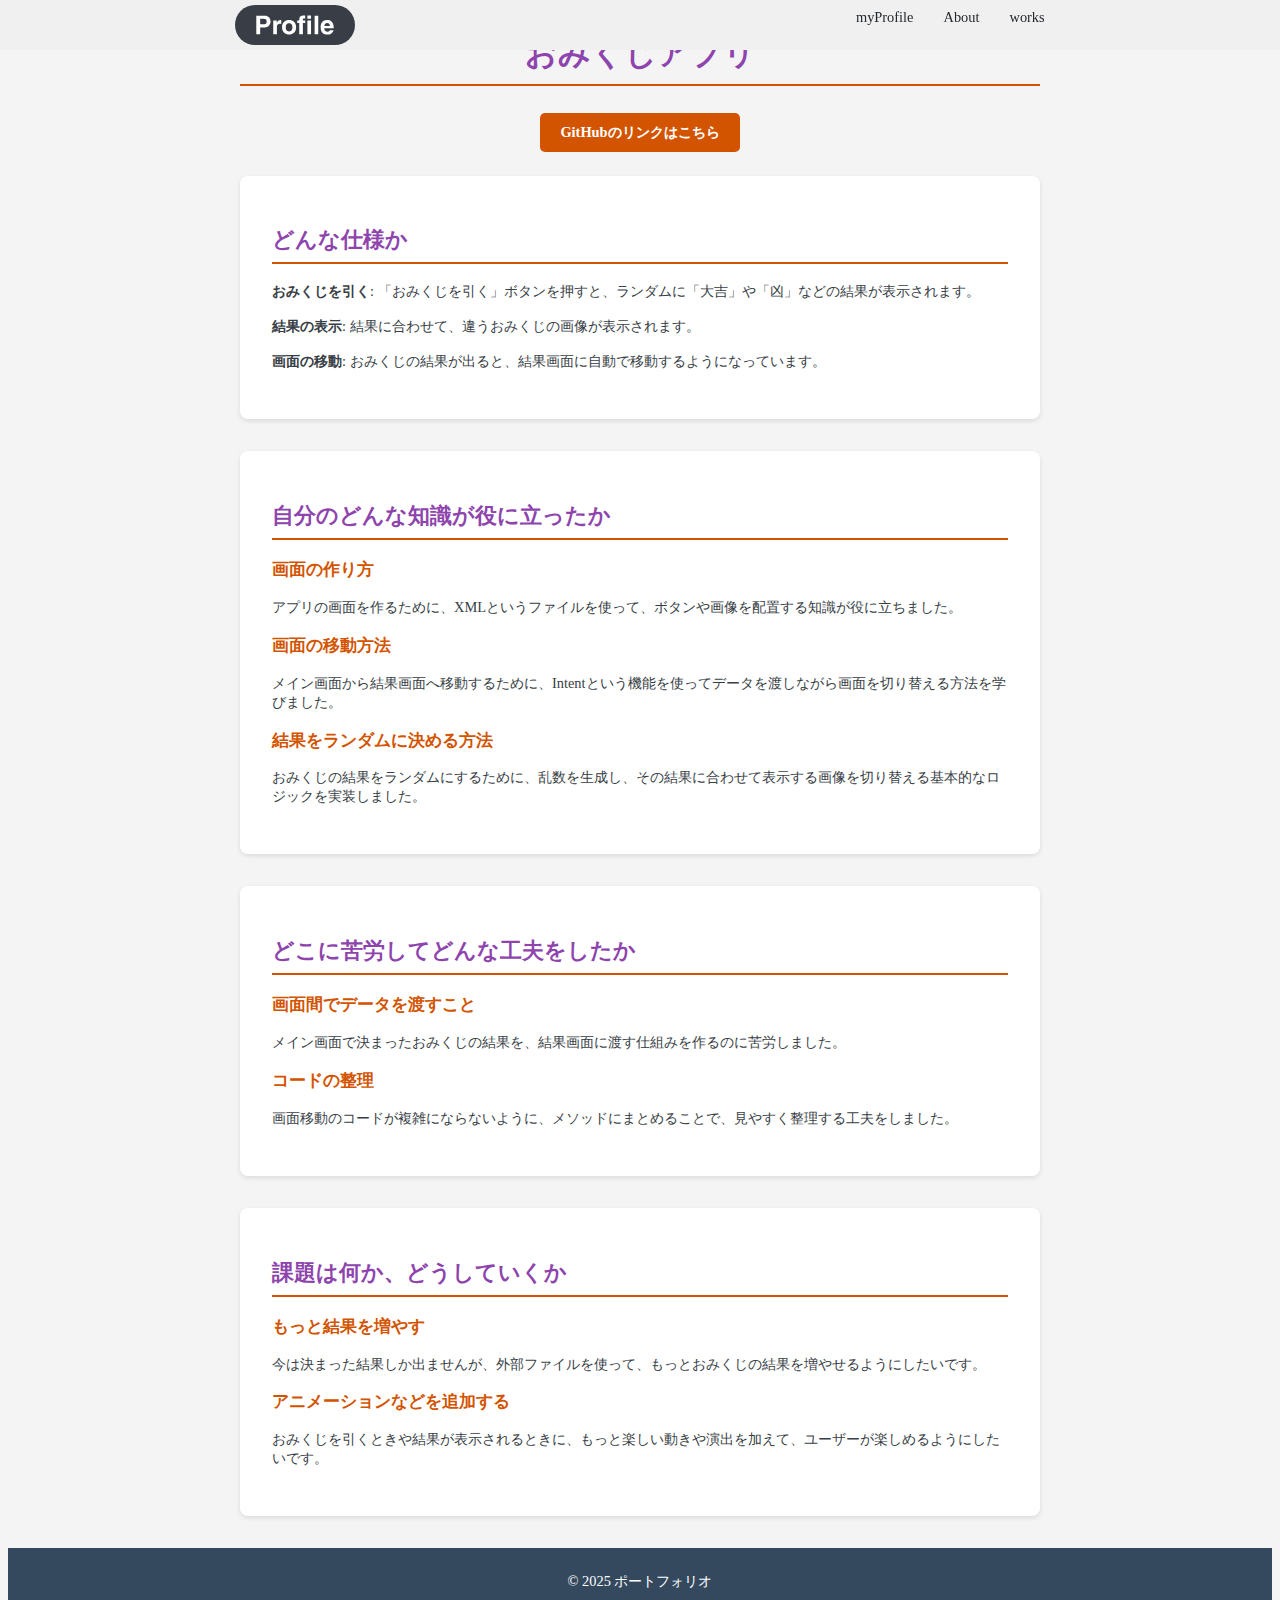
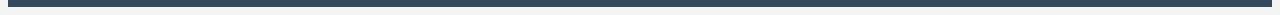
<file: omikuji.html>
<!DOCTYPE html>
<html lang="ja">

<head>
 <meta charset="UTF-8">
 <meta name="viewport" content="width=device-width, initial-scale=1.0">
 <title>おみくじアプリ - 詳細</title>
 <link rel="stylesheet" href="css/omikuji.css">
</head>

<body>
 <header id="header" class="header">
  <h1 class="site-title"><a href="index.html"><img src="img/logo.svg" alt="Profile"></a></h1>
  <nav>
   <ul>
    <li><a href="index.html#myProfile">myProfile</a></li>
    <li><a href="index.html#about">About</a></li>
    <li><a href="index.html#works">works</a></li>
   </ul>
  </nav>
 </header>

 <main>
  <h2 class="page-title">おみくじアプリ</h2>

  <div class="github-link-container">
   <a href="【ここにGitHubのリンクを挿入】" target="_blank" rel="noopener noreferrer" class="github-link-button">
    GitHubのリンクはこちら
   </a>
  </div>

  <section class="section-container">
   <h2>どんな仕様か</h2>
   <ul class="spec-list">
    <li><strong>おみくじを引く</strong>: 「おみくじを引く」ボタンを押すと、ランダムに「大吉」や「凶」などの結果が表示されます。</li>
    <li><strong>結果の表示</strong>: 結果に合わせて、違うおみくじの画像が表示されます。</li>
    <li><strong>画面の移動</strong>: おみくじの結果が出ると、結果画面に自動で移動するようになっています。</li>
   </ul>
  </section>

  <section class="section-container">
   <h2>自分のどんな知識が役に立ったか</h2>
   <ul class="knowledge-list">
    <li>
     <h3>画面の作り方</h3>
     <p>アプリの画面を作るために、XMLというファイルを使って、ボタンや画像を配置する知識が役に立ちました。</p>
    </li>
    <li>
     <h3>画面の移動方法</h3>
     <p>メイン画面から結果画面へ移動するために、Intentという機能を使ってデータを渡しながら画面を切り替える方法を学びました。</p>
    </li>
    <li>
     <h3>結果をランダムに決める方法</h3>
     <p>おみくじの結果をランダムにするために、乱数を生成し、その結果に合わせて表示する画像を切り替える基本的なロジックを実装しました。</p>
    </li>
   </ul>
  </section>

  <section class="section-container">
   <h2>どこに苦労してどんな工夫をしたか</h2>
   <ul class="difficulty-list">
    <li>
     <h3>画面間でデータを渡すこと</h3>
     <p>メイン画面で決まったおみくじの結果を、結果画面に渡す仕組みを作るのに苦労しました。</p>
    </li>
    <li>
     <h3>コードの整理</h3>
     <p>画面移動のコードが複雑にならないように、メソッドにまとめることで、見やすく整理する工夫をしました。</p>
    </li>
   </ul>
  </section>

  <section class="section-container">
   <h2>課題は何か、どうしていくか</h2>
   <ul class="challenge-list">
    <li>
     <h3>もっと結果を増やす</h3>
     <p>今は決まった結果しか出ませんが、外部ファイルを使って、もっとおみくじの結果を増やせるようにしたいです。</p>
    </li>
    <li>
     <h3>アニメーションなどを追加する</h3>
     <p>おみくじを引くときや結果が表示されるときに、もっと楽しい動きや演出を加えて、ユーザーが楽しめるようにしたいです。</p>
    </li>
   </ul>
  </section>
 </main>

 <footer>
  <p>&copy; 2025 ポートフォリオ</p>
 </footer>
</body>

</html>
</file>
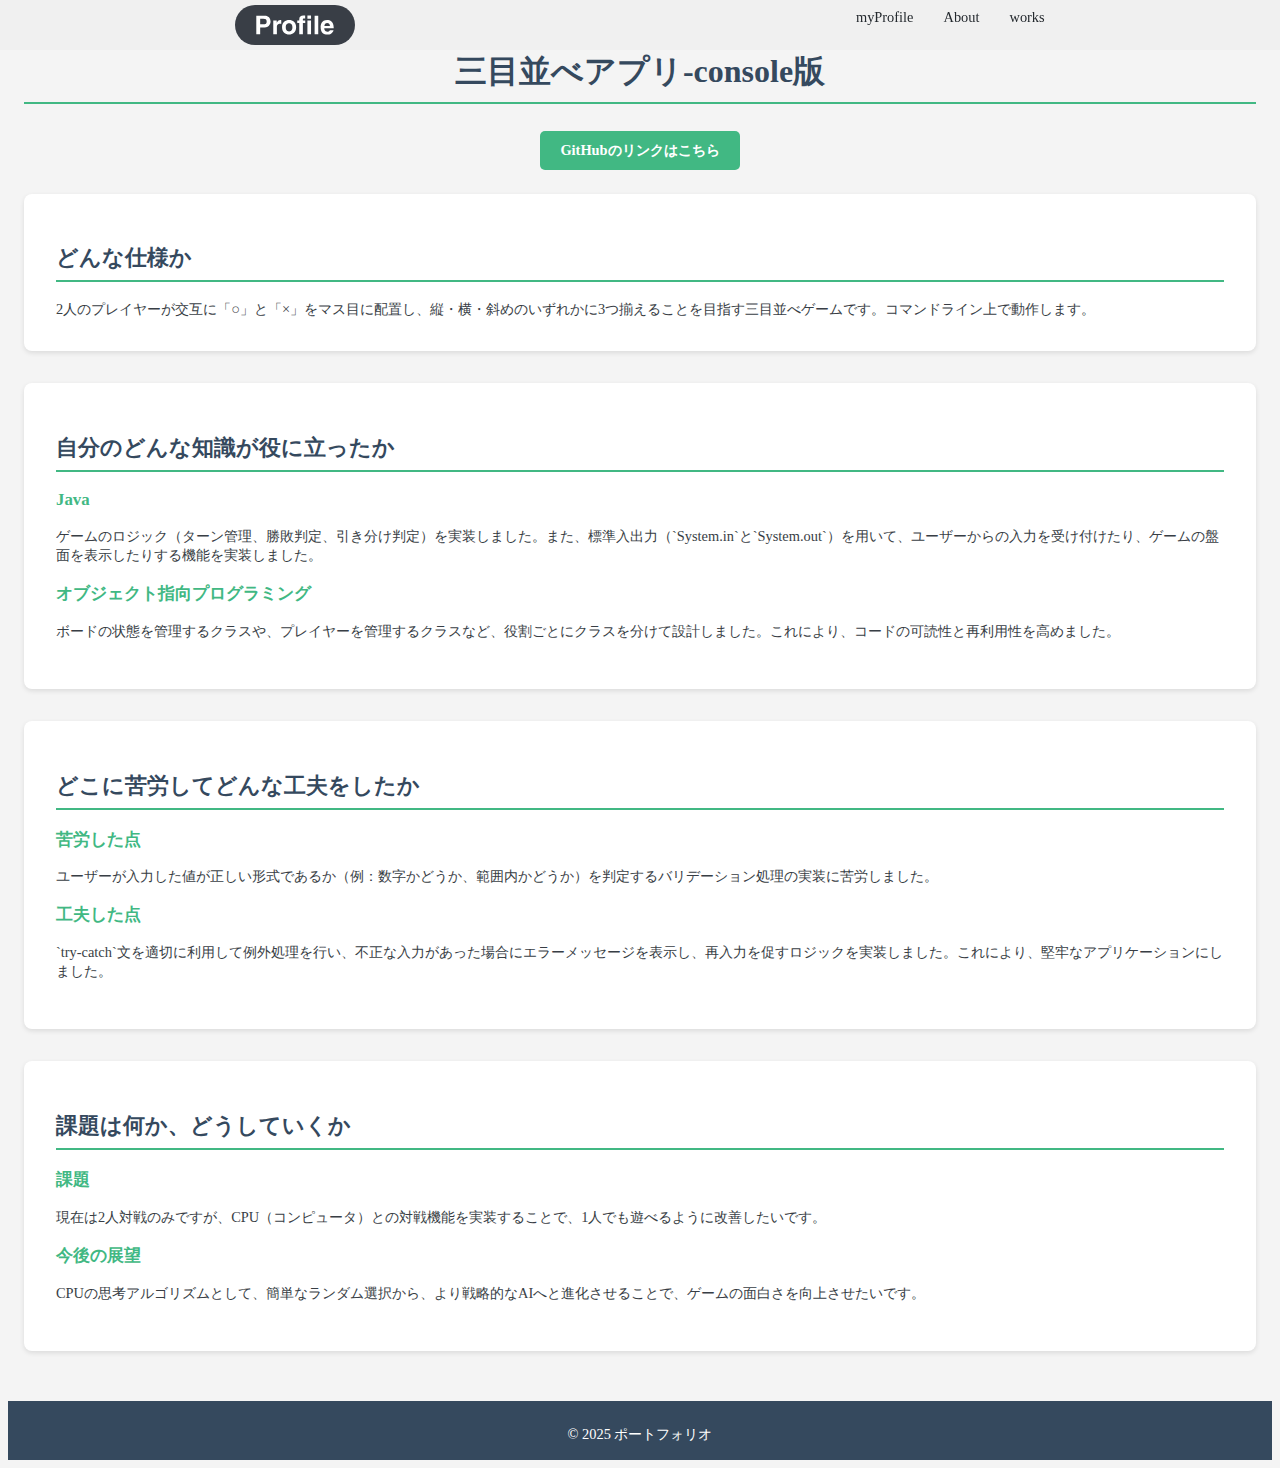
<file: tictactoe-console.html>
<!DOCTYPE html>
<html lang="ja">

<head>
 <meta charset="UTF-8">
 <meta name="viewport" content="width=device-width, initial-scale=1.0">
 <title>三目並べアプリ - 詳細</title>
 <link rel="stylesheet" href="css/tictactoe-console.css">
</head>

<body>
 <header id="header" class="header">
  <h1 class="site-title"><a href="index.html"><img src="img/logo.svg" alt="Profile"></a></h1>
  <nav>
   <ul>
    <li><a href="index.html#myProfile">myProfile</a></li>
    <li><a href="index.html#about">About</a></li>
    <li><a href="index.html#works">works</a></li>
   </ul>
  </nav>
 </header>

 <main>
  <h2 class="page-title">三目並べアプリ-console版</h2>

  <div class="github-link-container">
   <a href="https://github.com/ak-work-web/TicTacToeConsoleApp" target="_blank" rel="noopener noreferrer"
    class="github-link-button">
    GitHubのリンクはこちら
   </a>
  </div>
  <section class="section-container">
   <h2>どんな仕様か</h2>
   <p>2人のプレイヤーが交互に「○」と「×」をマス目に配置し、縦・横・斜めのいずれかに3つ揃えることを目指す三目並べゲームです。コマンドライン上で動作します。</p>
  </section>

  <section class="section-container">
   <h2>自分のどんな知識が役に立ったか</h2>
   <ul class="knowledge-list">
    <li>
     <h3>Java</h3>
     <p>
      ゲームのロジック（ターン管理、勝敗判定、引き分け判定）を実装しました。また、標準入出力（`System.in`と`System.out`）を用いて、ユーザーからの入力を受け付けたり、ゲームの盤面を表示したりする機能を実装しました。
     </p>
    </li>
    <li>
     <h3>オブジェクト指向プログラミング</h3>
     <p>ボードの状態を管理するクラスや、プレイヤーを管理するクラスなど、役割ごとにクラスを分けて設計しました。これにより、コードの可読性と再利用性を高めました。</p>
    </li>
   </ul>
  </section>

  <section class="section-container">
   <h2>どこに苦労してどんな工夫をしたか</h2>
   <ul class="difficulty-list">
    <li>
     <h3>苦労した点</h3>
     <p>ユーザーが入力した値が正しい形式であるか（例：数字かどうか、範囲内かどうか）を判定するバリデーション処理の実装に苦労しました。</p>
    </li>
    <li>
     <h3>工夫した点</h3>
     <p>`try-catch`文を適切に利用して例外処理を行い、不正な入力があった場合にエラーメッセージを表示し、再入力を促すロジックを実装しました。これにより、堅牢なアプリケーションにしました。</p>
    </li>
   </ul>
  </section>

  <section class="section-container">
   <h2>課題は何か、どうしていくか</h2>
   <ul class="challenge-list">
    <li>
     <h3>課題</h3>
     <p>現在は2人対戦のみですが、CPU（コンピュータ）との対戦機能を実装することで、1人でも遊べるように改善したいです。</p>
    </li>
    <li>
     <h3>今後の展望</h3>
     <p>CPUの思考アルゴリズムとして、簡単なランダム選択から、より戦略的なAIへと進化させることで、ゲームの面白さを向上させたいです。</p>
    </li>
   </ul>
  </section>
 </main>

 <footer>
  <p>&copy; 2025 ポートフォリオ</p>
 </footer>
</body>

</html>
</file>
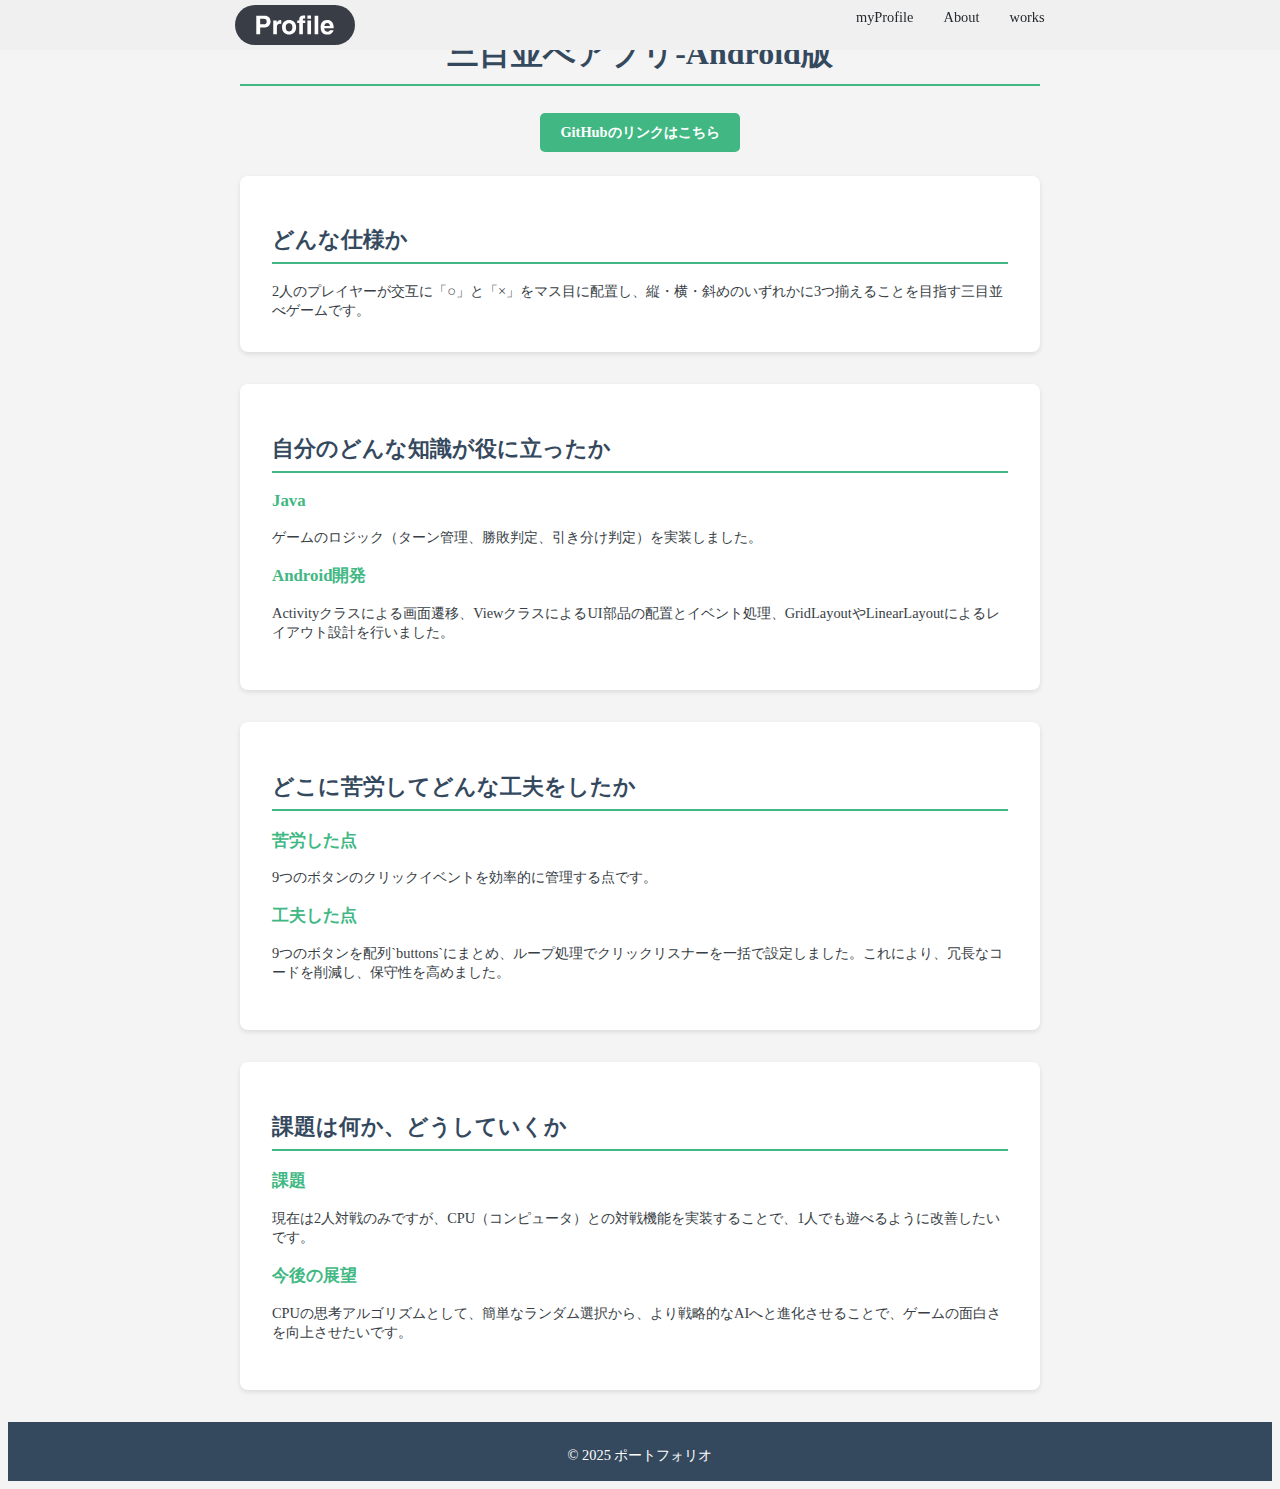
<file: tictactoe.html>
<!DOCTYPE html>
<html lang="ja">

<head>
 <meta charset="UTF-8">
 <meta name="viewport" content="width=device-width, initial-scale=1.0">
 <title>三目並べアプリ - 詳細</title>
 <link rel="stylesheet" href="css/tictactoe.css">
</head>

<body>
 <header id="header" class="header">
  <h1 class="site-title"><a href="index.html"><img src="img/logo.svg" alt="Profile"></a></h1>
  <nav>
   <ul>
    <li><a href="index.html#myProfile">myProfile</a></li>
    <li><a href="index.html#about">About</a></li>
    <li><a href="index.html#works">works</a></li>
   </ul>
  </nav>
 </header>

 <main>
  <h2 class="page-title">三目並べアプリ-Android版</h2>

  <div class="github-link-container">
  <a href="https://github.com/ak-work-web/TicTacToeApp" target="_blank" rel="noopener noreferrer" class="github-link-button">
   GitHubのリンクはこちら
  </a>
  </div>
  <section class="section-container">
   <h2>どんな仕様か</h2>
   <p>2人のプレイヤーが交互に「○」と「×」をマス目に配置し、縦・横・斜めのいずれかに3つ揃えることを目指す三目並べゲームです。</p>
  </section>

  <section class="section-container">
   <h2>自分のどんな知識が役に立ったか</h2>
   <ul class="knowledge-list">
    <li>
     <h3>Java</h3>
     <p>ゲームのロジック（ターン管理、勝敗判定、引き分け判定）を実装しました。</p>
    </li>
    <li>
     <h3>Android開発</h3>
     <p>Activityクラスによる画面遷移、ViewクラスによるUI部品の配置とイベント処理、GridLayoutやLinearLayoutによるレイアウト設計を行いました。</p>
    </li>
   </ul>
  </section>

  <section class="section-container">
   <h2>どこに苦労してどんな工夫をしたか</h2>
   <ul class="difficulty-list">
    <li>
     <h3>苦労した点</h3>
     <p>9つのボタンのクリックイベントを効率的に管理する点です。</p>
    </li>
    <li>
     <h3>工夫した点</h3>
     <p>9つのボタンを配列`buttons`にまとめ、ループ処理でクリックリスナーを一括で設定しました。これにより、冗長なコードを削減し、保守性を高めました。</p>
    </li>
   </ul>
  </section>

  <section class="section-container">
   <h2>課題は何か、どうしていくか</h2>
   <ul class="challenge-list">
    <li>
     <h3>課題</h3>
     <p>現在は2人対戦のみですが、CPU（コンピュータ）との対戦機能を実装することで、1人でも遊べるように改善したいです。</p>
    </li>
    <li>
     <h3>今後の展望</h3>
     <p>CPUの思考アルゴリズムとして、簡単なランダム選択から、より戦略的なAIへと進化させることで、ゲームの面白さを向上させたいです。</p>
    </li>
   </ul>
  </section>
 </main>

 <footer>
  <p>&copy; 2025 ポートフォリオ</p>
 </footer>
</body>

</html>
</file>
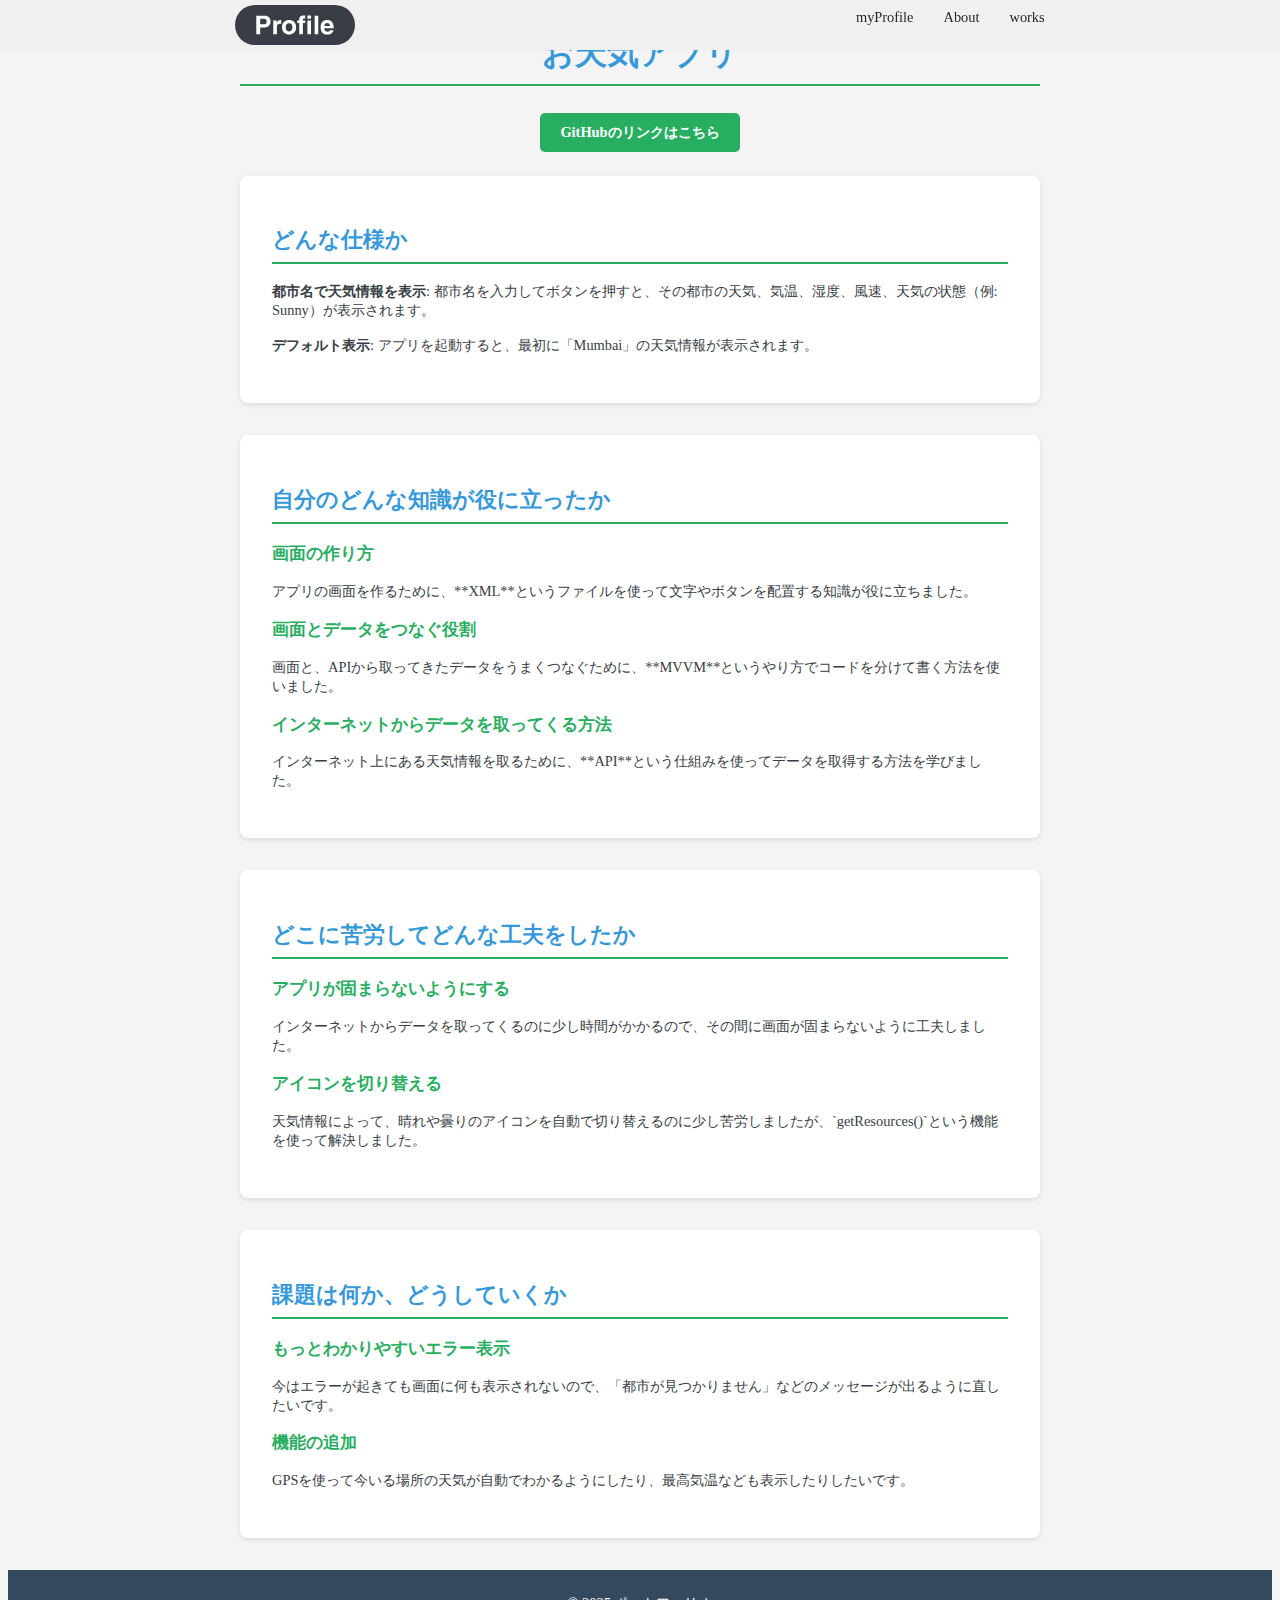
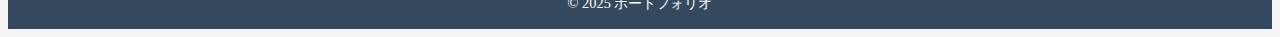
<file: weather.html>
<!DOCTYPE html>
<html lang="ja">

<head>
 <meta charset="UTF-8">
 <meta name="viewport" content="width=device-width, initial-scale=1.0">
 <title>お天気アプリ - 詳細</title>
 <link rel="stylesheet" href="css/weather.css">
</head>

<body>
 <header id="header" class="header">
  <h1 class="site-title"><a href="index.html"><img src="img/logo.svg" alt="Profile"></a></h1>
  <nav>
   <ul>
    <li><a href="index.html#myProfile">myProfile</a></li>
    <li><a href="index.html#about">About</a></li>
    <li><a href="index.html#works">works</a></li>
   </ul>
  </nav>
 </header>

 <main>
  <h2 class="page-title">お天気アプリ</h2>

  <div class="github-link-container">
   <a href="https://github.com/ak-work-web/WeatherApp" target="_blank" rel="noopener noreferrer" class="github-link-button">
    GitHubのリンクはこちら
   </a>
  </div>

  <section class="section-container">
   <h2>どんな仕様か</h2>
   <ul class="spec-list">
    <li><strong>都市名で天気情報を表示</strong>: 都市名を入力してボタンを押すと、その都市の天気、気温、湿度、風速、天気の状態（例: Sunny）が表示されます。</li>
    <li><strong>デフォルト表示</strong>: アプリを起動すると、最初に「Mumbai」の天気情報が表示されます。</li>
   </ul>
  </section>

  <section class="section-container">
   <h2>自分のどんな知識が役に立ったか</h2>
   <ul class="knowledge-list">
    <li>
     <h3>画面の作り方</h3>
     <p>アプリの画面を作るために、**XML**というファイルを使って文字やボタンを配置する知識が役に立ちました。</p>
    </li>
    <li>
     <h3>画面とデータをつなぐ役割</h3>
     <p>画面と、APIから取ってきたデータをうまくつなぐために、**MVVM**というやり方でコードを分けて書く方法を使いました。</p>
    </li>
    <li>
     <h3>インターネットからデータを取ってくる方法</h3>
     <p>インターネット上にある天気情報を取るために、**API**という仕組みを使ってデータを取得する方法を学びました。</p>
    </li>
   </ul>
  </section>

  <section class="section-container">
   <h2>どこに苦労してどんな工夫をしたか</h2>
   <ul class="difficulty-list">
    <li>
     <h3>アプリが固まらないようにする</h3>
     <p>インターネットからデータを取ってくるのに少し時間がかかるので、その間に画面が固まらないように工夫しました。</p>
    </li>
    <li>
     <h3>アイコンを切り替える</h3>
     <p>天気情報によって、晴れや曇りのアイコンを自動で切り替えるのに少し苦労しましたが、`getResources()`という機能を使って解決しました。</p>
    </li>
   </ul>
  </section>

  <section class="section-container">
   <h2>課題は何か、どうしていくか</h2>
   <ul class="challenge-list">
    <li>
     <h3>もっとわかりやすいエラー表示</h3>
     <p>今はエラーが起きても画面に何も表示されないので、「都市が見つかりません」などのメッセージが出るように直したいです。</p>
    </li>
    <li>
     <h3>機能の追加</h3>
     <p>GPSを使って今いる場所の天気が自動でわかるようにしたり、最高気温なども表示したりしたいです。</p>
    </li>
   </ul>
  </section>
 </main>

 <footer>
  <p>&copy; 2025 ポートフォリオ</p>
 </footer>
</body>

</html>
</file>
<file: css/omikuji.css>
@charset "UTF-8";

html {
 font-size: 100%;
}

body {
 color: #383e45;
 font-size: 0.9rem;
 background-color: #f4f4f4;
}

a {
 text-decoration: none;
}

img {
 max-width: 100%;
 border-radius: 50px;
}

li {
 list-style: none;
}

/* header */
#header {
 display: flex;
 justify-content: space-around;
 align-items: center;

 position: fixed;
 top: 0;
 left: 0;
 width: 100%;
 height: 50px;
 background-color: #f0f0f0;
 margin: 0 auto;
 text-align: center;
}

#header ul {
 display: flex;
 padding: 10px 0;
}

#header li {
 margin-left: 30px;
}

#header li a {
 color: #24292e;
}

#header li a:hover {
 opacity: 0.7;
}

.site-title {
 width: 120px;
 line-height: 1px;
 padding: 10px 0;
}

.site-title a {
 display: block;
}

/* ページタイトル */
.page-title {
    text-align: center;
    font-size: 2rem;
    margin-top: 2rem;
    color: #8e44ad;
    border-bottom: 2px solid #d35400;
    padding-bottom: 0.5rem;
}

/* GitHubリンクのスタイル */
.github-link-container {
    text-align: center;
    margin: 1.5rem 0;
}

.github-link-button {
    display: inline-block;
    padding: 10px 20px;
    background-color: #d35400;
    color: #fff;
    text-decoration: none;
    border-radius: 5px;
    font-weight: bold;
    transition: background-color 0.3s ease;
}

.github-link-button:hover {
    background-color: #a84300;
}

.section-container {
    background: #fff;
    padding: 2rem;
    margin-bottom: 2rem;
    border-radius: 8px;
    box-shadow: 0 2px 5px rgba(0,0,0,0.1);
}

h2 {
    color: #8e44ad;
    border-bottom: 2px solid #d35400;
    padding-bottom: 0.5rem;
}

h3 {
    color: #d35400;
}

ul {
    list-style-type: none;
    padding: 0;
}

li {
    margin-bottom: 1rem;
}

p {
    margin: 0.5rem 0 0;
}

footer {
    text-align: center;
    padding: 1rem 0;
    background-color: #35495e;
    color: #fff;
}
/*-------------------------------------------
Mainvisual
-------------------------------------------*/
main {
 padding-top: 80px;
 max-width: 800px;
 margin: 2rem auto;
 padding: 0 1rem;
}

#mainvisual img {
 width: 100%;
 object-fit: cover;
}
</file>
<file: css/tictactoe-console.css>
@charset "UTF-8";

html {
 font-size: 100%;
}

body {
 color: #383e45;
 font-size: 0.9rem;
 background-color: #f4f4f4;
}

a {
 text-decoration: none;
}

img {
 max-width: 100%;
 border-radius: 50px;
}

li {
 list-style: none;
}

/* header */
#header {
 display: flex;
 justify-content: space-around;
 align-items: center;

 position: fixed;
 top: 0;
 left: 0;
 width: 100%;
 height: 50px;
 background-color: #f0f0f0;
 margin: 0 auto;
 text-align: center;
}

#header ul {
 display: flex;
 padding: 10px 0;
}

#header li {
 margin-left: 30px;
}

#header li a {
 color: #24292e;
}

#header li a:hover {
 opacity: 0.7;
}

.site-title {
 width: 120px;
 line-height: 1px;
 padding: 10px 0;
}

.site-title a {
 display: block;
}

/* ページタイトル */
.page-title {
    text-align: center;
    font-size: 2rem;
    margin-top: 2rem;
    color: #35495e;
    border-bottom: 2px solid #41b883;
    padding-bottom: 0.5rem;
}

/* GitHubリンクのスタイル */
.github-link-container {
    text-align: center; /* これが中央寄せの鍵です */
    margin: 1.5rem auto; /* 中央寄せのためにmargin-left/rightをautoに */
    display: flex; /* Flexboxを使って中央寄せを強化 */
    justify-content: center; /* Flexアイテムを中央寄せ */
}

.github-link-button {
    display: inline-block;
    padding: 10px 20px;
    background-color: #41b883;
    color: #fff;
    text-decoration: none;
    border-radius: 5px;
    font-weight: bold;
    transition: background-color 0.3s ease;
}

.github-link-button:hover {
    background-color: #358d68;
}

.section-container {
    background: #fff;
    padding: 2rem;
    margin-bottom: 2rem;
    border-radius: 8px;
    box-shadow: 0 2px 5px rgba(0,0,0,0.1);
}

h2 {
    color: #35495e;
    border-bottom: 2px solid #41b883;
    padding-bottom: 0.5rem;
}

h3 {
    color: #41b883;
}

ul {
    list-style-type: none;
    padding: 0;
}

li {
    margin-bottom: 1rem;
}

p {
    margin: 0.5rem 0 0;
}

footer {
    text-align: center;
    padding: 1rem 0;
    background-color: #35495e;
    color: #fff;
}
/*-------------------------------------------
Mainvisual
-------------------------------------------*/
main {
 margin: 50px auto;
 padding: 0 1rem;
}


#mainvisual img {
 width: 100%;
 object-fit: cover;
}
</file>
<file: css/tictactoe.css>
@charset "UTF-8";

html {
 font-size: 100%;
}

body {
 color: #383e45;
 font-size: 0.9rem;
 background-color: #f4f4f4;
}

a {
 text-decoration: none;
}

img {
 max-width: 100%;
 border-radius: 50px;
}

li {
 list-style: none;
}

/* header */
#header {
 display: flex;
 justify-content: space-around;
 align-items: center;

 position: fixed;
 top: 0;
 left: 0;
 width: 100%;
 height: 50px;
 background-color: #f0f0f0;
 margin: 0 auto;
 text-align: center;
}

#header ul {
 display: flex;
 padding: 10px 0;
}

#header li {
 margin-left: 30px;
}

#header li a {
 color: #24292e;
}

#header li a:hover {
 opacity: 0.7;
}

.site-title {
 width: 120px;
 line-height: 1px;
 padding: 10px 0;
}

.site-title a {
 display: block;
}

/* ページタイトル */
.page-title {
    text-align: center;
    font-size: 2rem;
    margin-top: 2rem;
    color: #35495e;
    border-bottom: 2px solid #41b883;
    padding-bottom: 0.5rem;
}

/* GitHubリンクのスタイル */
.github-link-container {
    text-align: center; /* これが中央寄せの鍵です */
    margin: 1.5rem auto; /* 中央寄せのためにmargin-left/rightをautoに */
    display: flex; /* Flexboxを使って中央寄せを強化 */
    justify-content: center; /* Flexアイテムを中央寄せ */
}

.github-link-button {
    display: inline-block;
    padding: 10px 20px;
    background-color: #41b883;
    color: #fff;
    text-decoration: none;
    border-radius: 5px;
    font-weight: bold;
    transition: background-color 0.3s ease;
}

.github-link-button:hover {
    background-color: #358d68;
}

.section-container {
    background: #fff;
    padding: 2rem;
    margin-bottom: 2rem;
    border-radius: 8px;
    box-shadow: 0 2px 5px rgba(0,0,0,0.1);
}

h2 {
    color: #35495e;
    border-bottom: 2px solid #41b883;
    padding-bottom: 0.5rem;
}

h3 {
    color: #41b883;
}

ul {
    list-style-type: none;
    padding: 0;
}

li {
    margin-bottom: 1rem;
}

p {
    margin: 0.5rem 0 0;
}

footer {
    text-align: center;
    padding: 1rem 0;
    background-color: #35495e;
    color: #fff;
}
/*-------------------------------------------
Mainvisual
-------------------------------------------*/
main {
 padding-top: 80px;
 max-width: 800px;
 margin: 2rem auto;
 padding: 0 1rem;
}

#mainvisual img {
 width: 100%;
 object-fit: cover;
}
</file>
<file: css/weather.css>
@charset "UTF-8";

html {
 font-size: 100%;
}

body {
 color: #383e45;
 font-size: 0.9rem;
 background-color: #f4f4f4;
}

a {
 text-decoration: none;
}

img {
 max-width: 100%;
 border-radius: 50px;
}

li {
 list-style: none;
}

/* header */
#header {
 display: flex;
 justify-content: space-around;
 align-items: center;

 position: fixed;
 top: 0;
 left: 0;
 width: 100%;
 height: 50px;
 /* ヘッダーの高さ */
 background-color: #f0f0f0;
 margin: 0 auto;
 text-align: center;
}

#header ul {
 display: flex;
 padding: 10px 0;
}

#header li {
 margin-left: 30px;
}

#header li a {
 color: #24292e;
}

#header li a:hover {
 opacity: 0.7;
}

.site-title {
 width: 120px;
 line-height: 1px;
 padding: 10px 0;
}

.site-title a {
 display: block;
}

/* ページタイトル */
.page-title {
    text-align: center;
    font-size: 2rem;
    margin-top: 2rem;
    color: #3498db;
    border-bottom: 2px solid #27ae60;
    padding-bottom: 0.5rem;
}

/* GitHubリンクのスタイル */
.github-link-container {
    text-align: center;
    margin: 1.5rem 0;
}

.github-link-button {
    display: inline-block;
    padding: 10px 20px;
    background-color: #27ae60;
    color: #fff;
    text-decoration: none;
    border-radius: 5px;
    font-weight: bold;
    transition: background-color 0.3s ease;
}

.github-link-button:hover {
    background-color: #229954;
}

.section-container {
    background: #fff;
    padding: 2rem;
    margin-bottom: 2rem;
    border-radius: 8px;
    box-shadow: 0 2px 5px rgba(0,0,0,0.1);
}

h2 {
    color: #3498db;
    border-bottom: 2px solid #27ae60;
    padding-bottom: 0.5rem;
}

h3 {
    color: #27ae60;
}

ul {
    list-style-type: none;
    padding: 0;
}

li {
    margin-bottom: 1rem;
}

p {
    margin: 0.5rem 0 0;
}


footer {
    text-align: center;
    padding: 1rem 0;
    background-color: #35495e;
    color: #fff;
}
/*-------------------------------------------
Mainvisual
-------------------------------------------*/
main {
 padding-top: 80px;
 max-width: 800px;
 margin: 2rem auto;
 padding: 0 1rem;
}

#mainvisual img {
 width: 100%;
 object-fit: cover;
}
</file>
